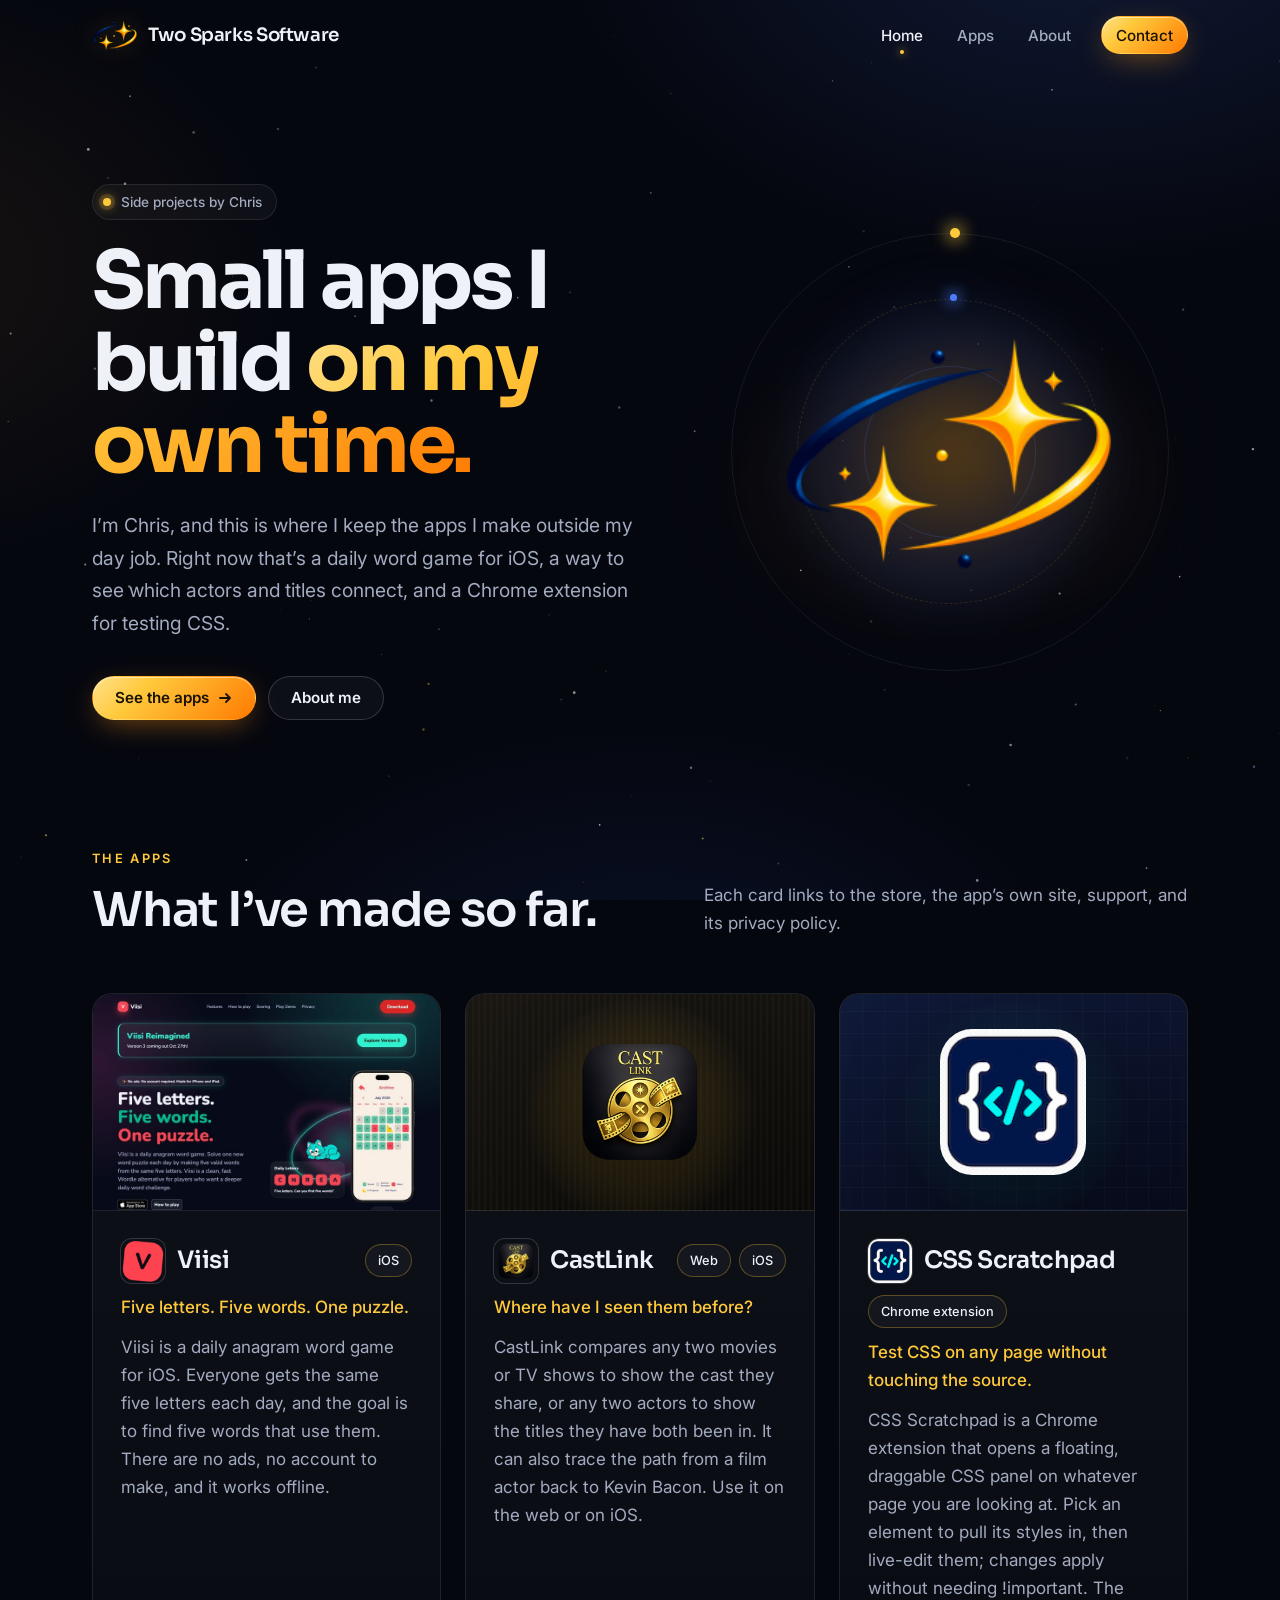
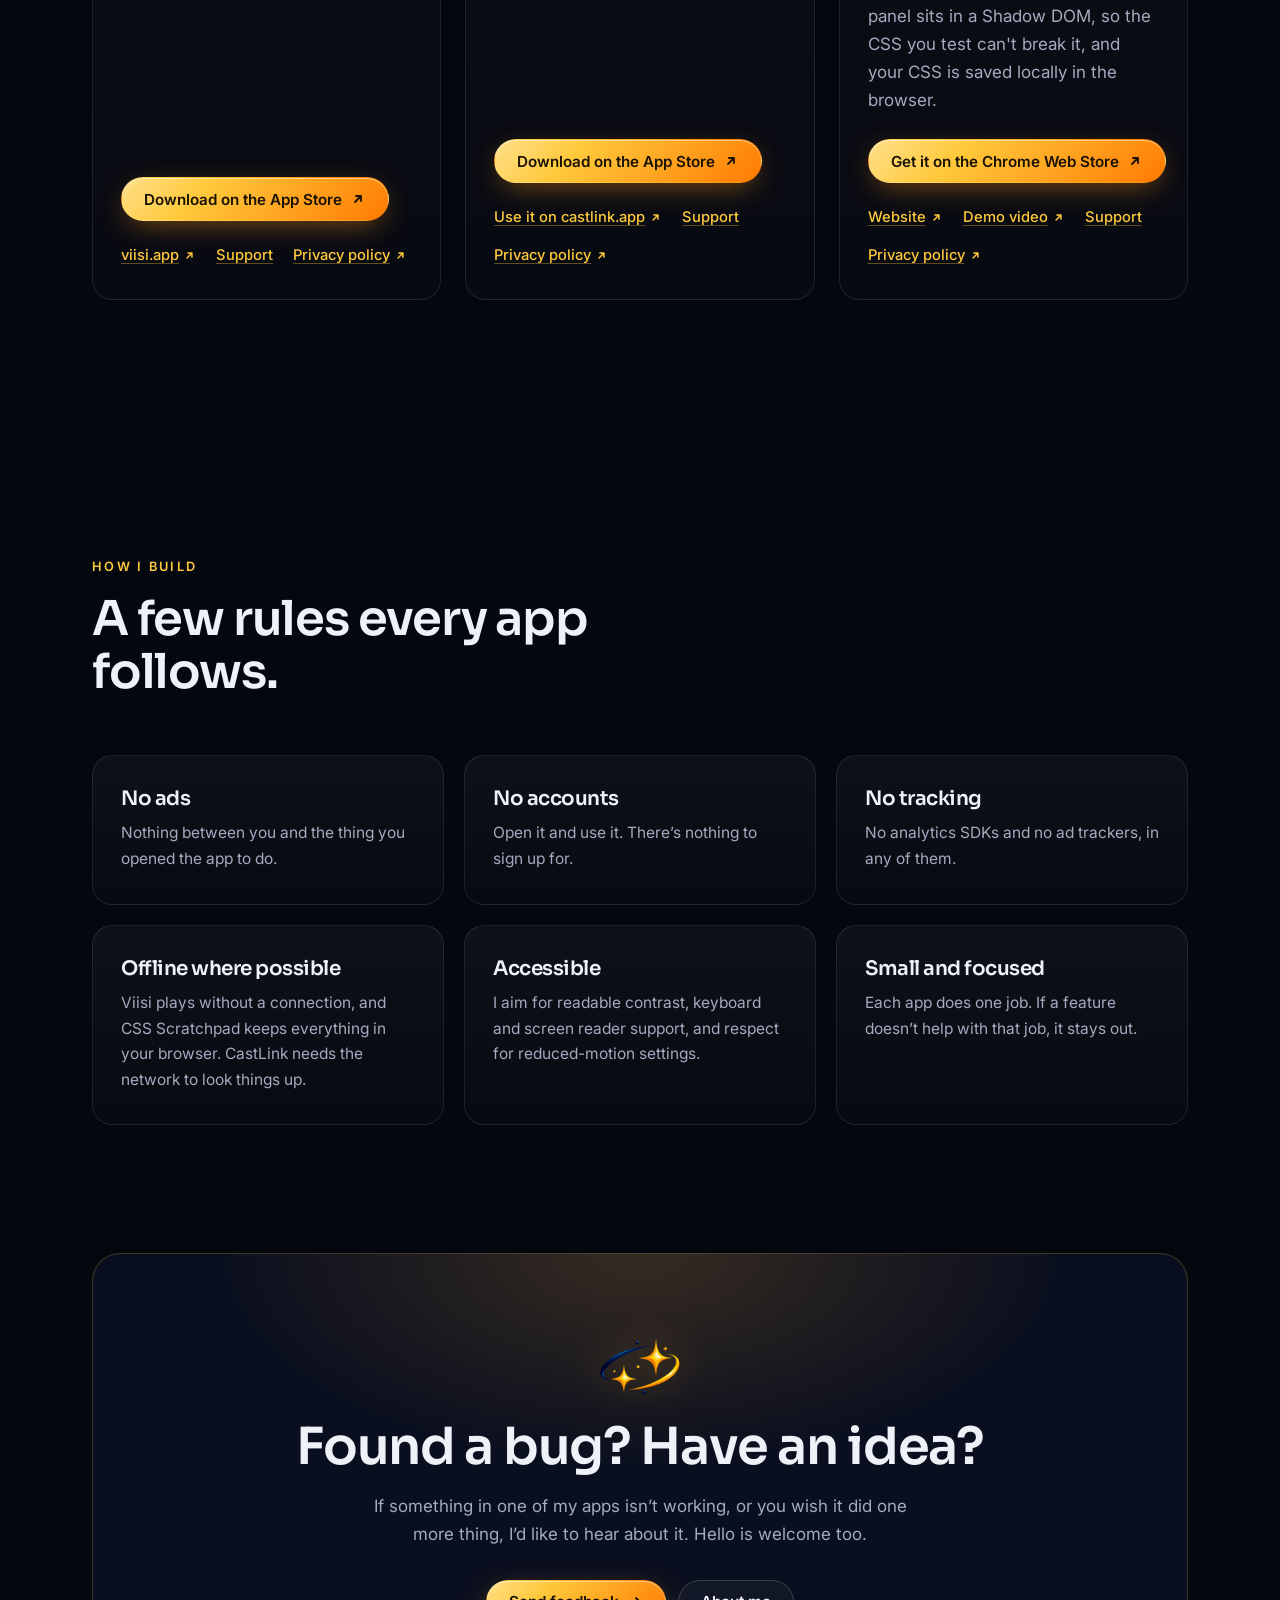
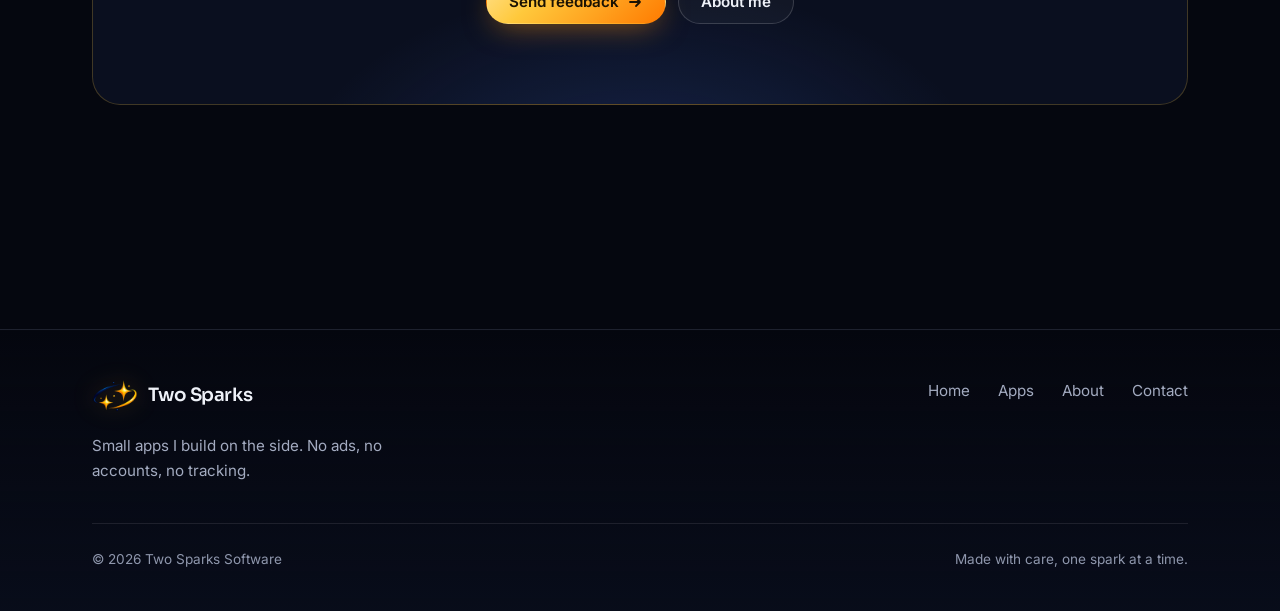
<file: index.html>
<!doctype html>
<html lang="en">
<head>
  <meta charset="utf-8">
  <meta name="viewport" content="width=device-width, initial-scale=1">
  <title>Two Sparks — Apps by Chris</title>
  <meta name="description" content="Viisi, CastLink, and CSS Scratchpad: small apps Chris builds on the side. No ads, no accounts, no tracking. Find support, privacy policies, and a way to send feedback.">
  <link rel="canonical" href="https://twosparks.software/">
  <meta name="theme-color" content="#05070f">
  <meta property="og:type" content="website">
  <meta property="og:site_name" content="Two Sparks">
  <meta property="og:url" content="https://twosparks.software/">
  <meta property="og:title" content="Two Sparks — Apps by Chris">
  <meta property="og:description" content="Small apps I build on my own time: a daily word game, a movie and TV connections explorer, and a CSS tool for Chrome.">
  <meta property="og:image" content="https://twosparks.software/assets/img/og-image.jpg">
  <meta property="og:image:width" content="1200">
  <meta property="og:image:height" content="630">
  <meta property="og:image:alt" content="The Two Sparks logo: two gold sparks circled by an orbit on a dark background">
  <meta name="twitter:card" content="summary_large_image">
  <meta name="twitter:title" content="Two Sparks — Apps by Chris">
  <meta name="twitter:description" content="Small apps I build on my own time: a daily word game, a movie and TV connections explorer, and a CSS tool for Chrome.">
  <meta name="twitter:image" content="https://twosparks.software/assets/img/og-image.jpg">
  <link rel="icon" type="image/png" sizes="64x64" href="assets/img/favicon.png">
  <link rel="apple-touch-icon" href="assets/img/apple-touch-icon.png">
  <link rel="preconnect" href="https://fonts.googleapis.com">
  <link rel="preconnect" href="https://fonts.gstatic.com" crossorigin>
  <link href="https://fonts.googleapis.com/css2?family=Inter:wght@400;500;600&family=Sora:wght@500;600;700&display=swap" rel="stylesheet">
  <link rel="stylesheet" href="assets/css/styles.css">
  <script src="assets/js/main.js" defer></script>
</head>
<body>
  <a class="skip-link" href="#main">Skip to content</a>
  <div class="sky" aria-hidden="true"><canvas></canvas></div>

  <header class="site-header">
    <div class="container">
      <a class="brand" href="index.html">
        <img src="assets/img/mark.png" alt="" width="46" height="35">
        <span>Two Sparks Software</span>
      </a>
      <button class="nav-toggle" type="button" aria-controls="site-nav" aria-expanded="false" aria-label="Open menu"><span></span></button>
      <nav class="nav" id="site-nav" aria-label="Primary">
        <a href="index.html" aria-current="page">Home</a>
        <a href="work.html">Apps</a>
        <a href="about.html">About</a>
        <a class="btn btn-primary btn-sm" href="contact.html">Contact</a>
      </nav>
    </div>
  </header>

  <main id="main">
    <section class="hero">
      <div class="container">
        <div>
          <span class="eyebrow reveal"><span class="dot"></span>Side projects by Chris</span>
          <h1 class="reveal" style="--delay:.08s">Small apps I build <span class="gradient-text">on my own time.</span></h1>
          <p class="lead reveal" style="--delay:.16s">I’m Chris, and this is where I keep the apps I make outside my day job. Right now that’s a daily word game for iOS, a way to see which actors and titles connect, and a Chrome extension for testing CSS.</p>
          <div class="hero-actions reveal" style="--delay:.24s">
            <a class="btn btn-primary" href="work.html">See the apps
              <svg viewBox="0 0 16 16" fill="none" stroke="currentColor" stroke-width="1.8" stroke-linecap="round" stroke-linejoin="round" aria-hidden="true"><path d="M3 8h10M9 4l4 4-4 4"/></svg>
            </a>
            <a class="btn btn-ghost" href="about.html">About me</a>
          </div>
        </div>
        <div class="hero-visual" aria-hidden="true">
          <div class="glow"></div>
          <div class="ring ring-1"></div>
          <div class="ring ring-2"></div>
          <div class="ring ring-3"></div>
          <div class="satellite"></div>
          <div class="satellite satellite-2"></div>
          <img class="mark" src="assets/img/mark.png" alt="" width="236" height="180">
        </div>
      </div>
    </section>

    <section class="section section-tight" aria-labelledby="apps-heading">
      <div class="container">
        <div class="section-head">
          <div class="reveal">
            <span class="kicker">The apps</span>
            <h2 id="apps-heading">What I’ve made so far.</h2>
          </div>
          <p class="reveal" style="--delay:.08s">Each card links to the store, the app’s own site, support, and its privacy policy.</p>
        </div>

        <!-- Cards are rendered from assets/js/apps.js -->
        <div class="projects" data-apps="cards">
          <noscript><p class="noscript">The app list needs JavaScript. You can also find the apps at <a href="https://viisi.app">viisi.app</a>, <a href="https://castlink.app">castlink.app</a>, and <a href="https://wardtwits.github.io/css-scratchpad/">CSS Scratchpad</a>.</p></noscript>
        </div>
      </div>
    </section>

    <section class="section" aria-labelledby="build-heading">
      <div class="container">
        <div class="section-head">
          <div class="reveal">
            <span class="kicker">How I build</span>
            <h2 id="build-heading">A few rules every app follows.</h2>
          </div>
        </div>
        <div class="grid-3">
          <article class="card feature reveal">
            <h3>No ads</h3>
            <p>Nothing between you and the thing you opened the app to do.</p>
          </article>
          <article class="card feature reveal" style="--delay:.08s">
            <h3>No accounts</h3>
            <p>Open it and use it. There’s nothing to sign up for.</p>
          </article>
          <article class="card feature reveal" style="--delay:.16s">
            <h3>No tracking</h3>
            <p>No analytics SDKs and no ad trackers, in any of them.</p>
          </article>
          <article class="card feature reveal">
            <h3>Offline where possible</h3>
            <p>Viisi plays without a connection, and CSS Scratchpad keeps everything in your browser. CastLink needs the network to look things up.</p>
          </article>
          <article class="card feature reveal" style="--delay:.08s">
            <h3>Accessible</h3>
            <p>I aim for readable contrast, keyboard and screen reader support, and respect for reduced-motion settings.</p>
          </article>
          <article class="card feature reveal" style="--delay:.16s">
            <h3>Small and focused</h3>
            <p>Each app does one job. If a feature doesn’t help with that job, it stays out.</p>
          </article>
        </div>
      </div>
    </section>

    <section class="section section-tight" aria-labelledby="cta-heading">
      <div class="container">
        <div class="cta reveal">
          <img class="cta-mark" src="assets/img/mark.png" alt="" width="236" height="180">
          <h2 id="cta-heading">Found a bug? Have an idea?</h2>
          <p>If something in one of my apps isn’t working, or you wish it did one more thing, I’d like to hear about it. Hello is welcome too.</p>
          <div class="hero-actions">
            <a class="btn btn-primary" href="contact.html">Send feedback
              <svg viewBox="0 0 16 16" fill="none" stroke="currentColor" stroke-width="1.8" stroke-linecap="round" stroke-linejoin="round" aria-hidden="true"><path d="M3 8h10M9 4l4 4-4 4"/></svg>
            </a>
            <a class="btn btn-ghost" href="about.html">About me</a>
          </div>
        </div>
      </div>
    </section>
    <script src="assets/js/apps.js"></script>
  </main>

  <footer class="site-footer">
    <div class="container">
      <div class="footer-top">
        <div>
          <a class="brand" href="index.html">
            <img src="assets/img/mark.png" alt="" width="46" height="35">
            <span>Two Sparks</span>
          </a>
          <p>Small apps I build on the side. No ads, no accounts, no tracking.</p>
        </div>
        <nav class="footer-nav" aria-label="Footer">
          <a href="index.html">Home</a>
          <a href="work.html">Apps</a>
          <a href="about.html">About</a>
          <a href="contact.html">Contact</a>
        </nav>
      </div>
      <div class="footer-bottom">
        <span>© <span data-year>2026</span> Two Sparks Software</span>
        <span>Made with care, one spark at a time.</span>
      </div>
    </div>
  </footer>
</body>
</html>
</file>
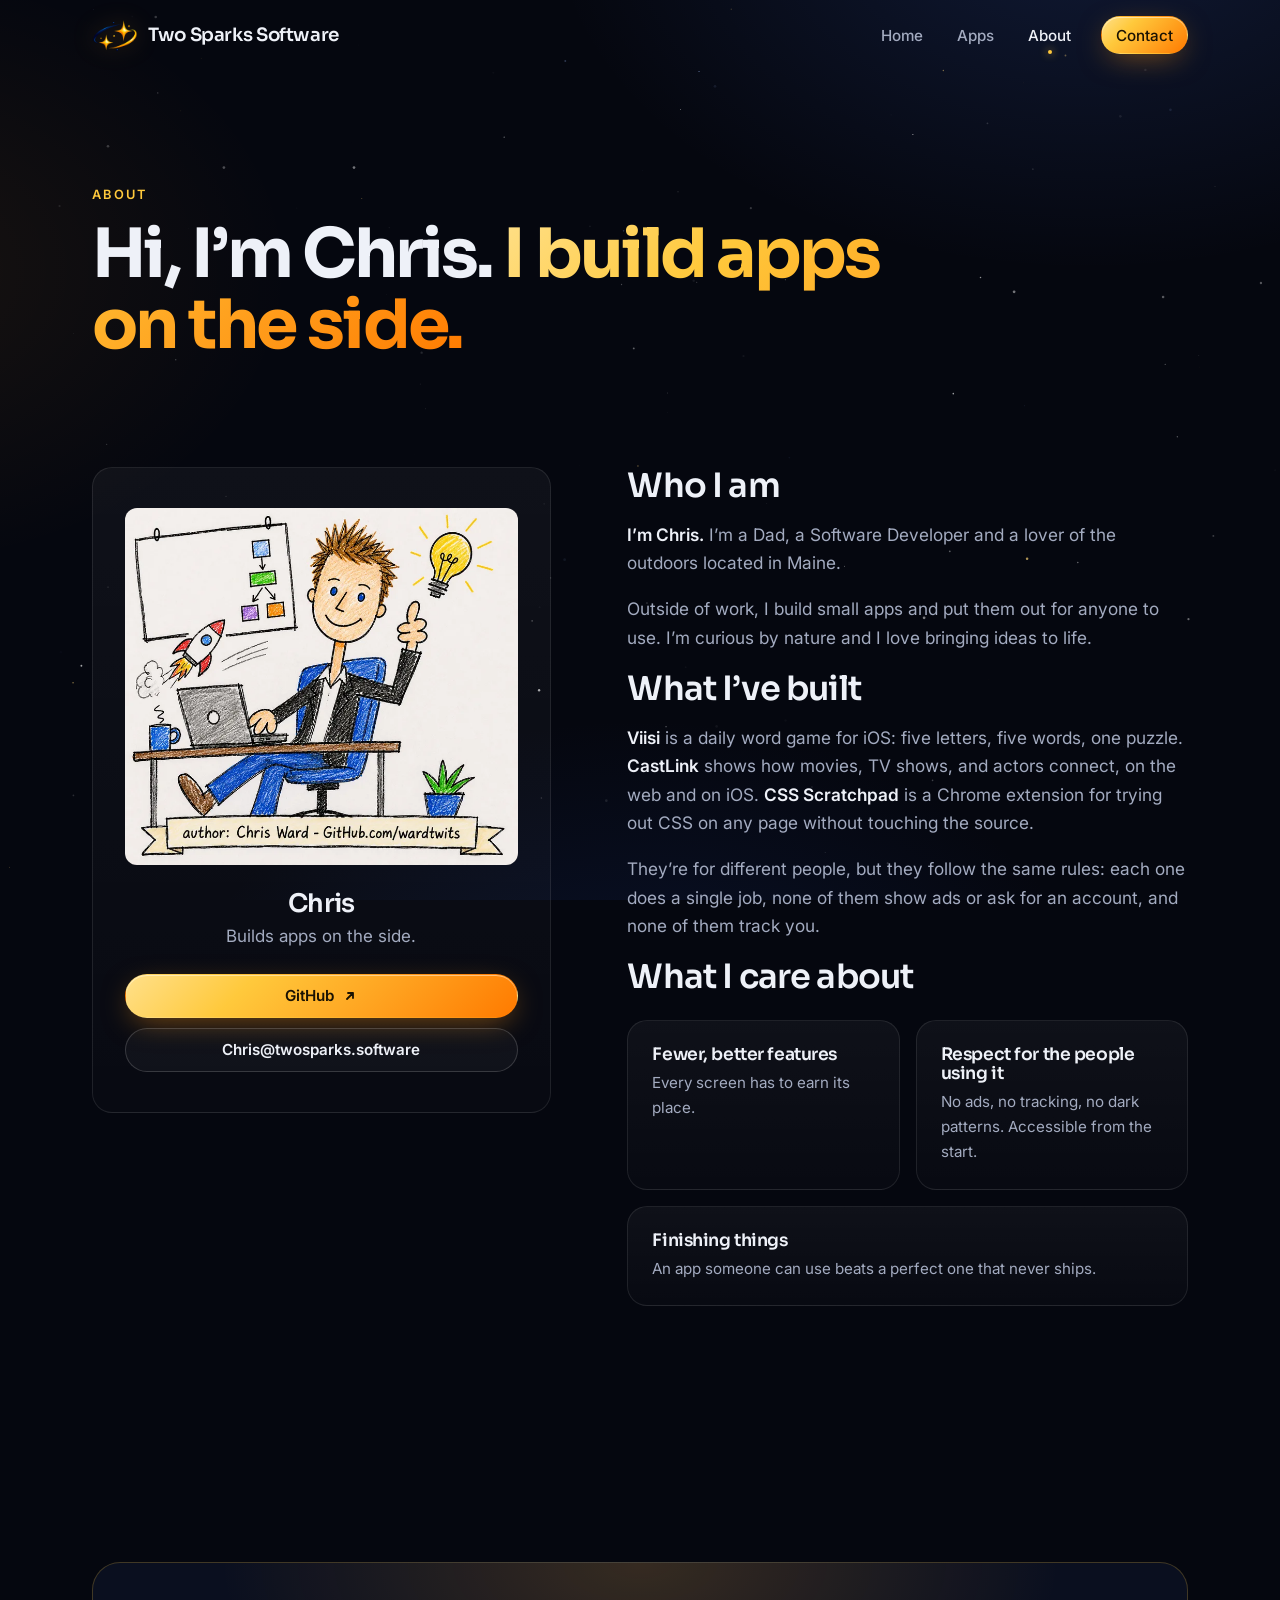
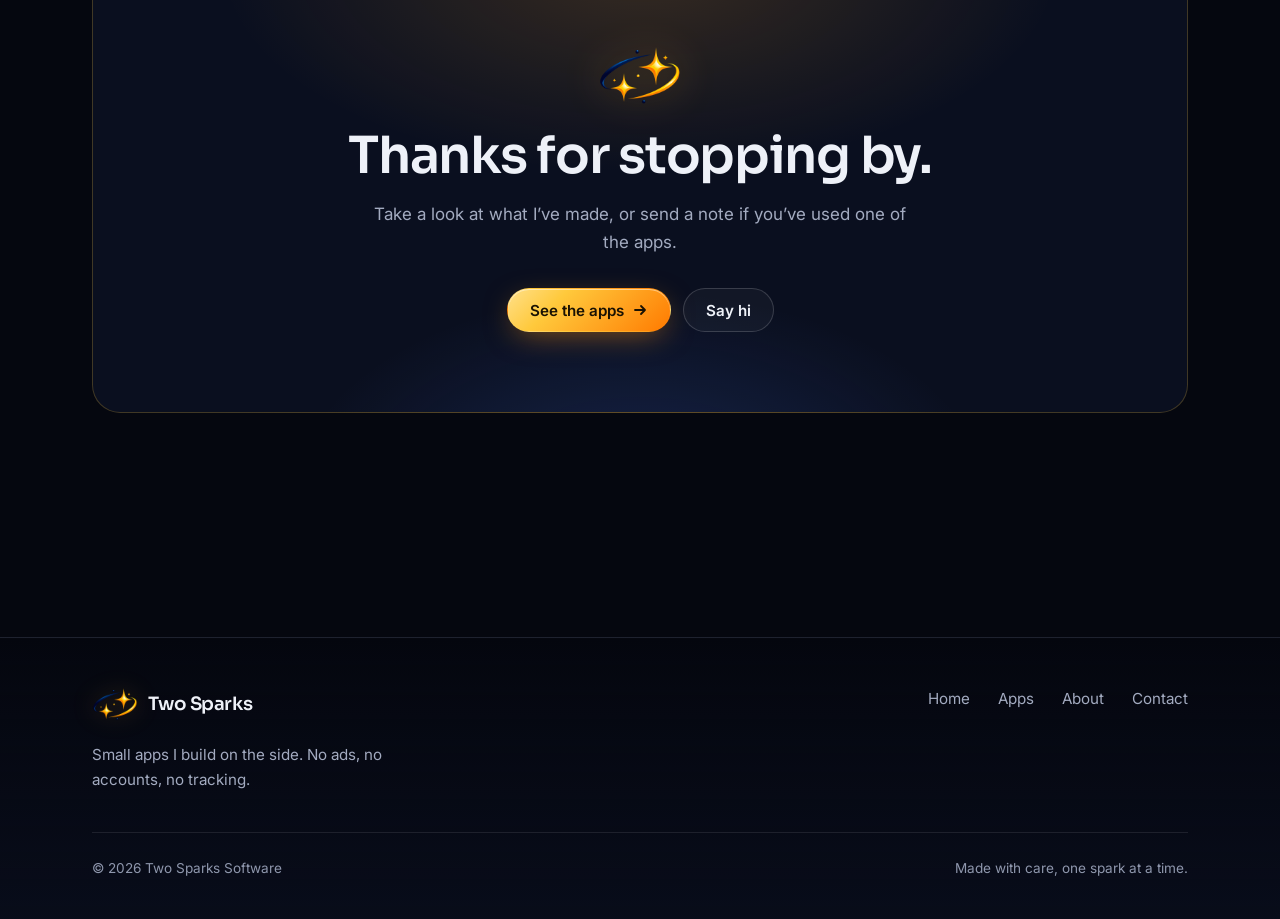
<file: about.html>
<!doctype html>
<html lang="en">
<head>
  <meta charset="utf-8">
  <meta name="viewport" content="width=device-width, initial-scale=1">
  <title>About Chris — Two Sparks</title>
  <meta name="description" content="Who I am, why I build apps outside my day job, and what Viisi, CastLink, and CSS Scratchpad have in common.">
  <link rel="canonical" href="https://twosparks.software/about.html">
  <meta name="theme-color" content="#05070f">
  <meta property="og:type" content="profile">
  <meta property="og:site_name" content="Two Sparks">
  <meta property="og:url" content="https://twosparks.software/about.html">
  <meta property="og:title" content="About Chris — Two Sparks">
  <meta property="og:description" content="Who I am, why I build apps on the side, and what ties them together.">
  <meta property="og:image" content="https://twosparks.software/assets/img/og-image.jpg">
  <meta property="og:image:width" content="1200">
  <meta property="og:image:height" content="630">
  <meta property="og:image:alt" content="The Two Sparks logo: two gold sparks circled by an orbit on a dark background">
  <meta name="twitter:card" content="summary_large_image">
  <meta name="twitter:title" content="About Chris — Two Sparks">
  <meta name="twitter:description" content="Who I am, why I build apps on the side, and what ties them together.">
  <meta name="twitter:image" content="https://twosparks.software/assets/img/og-image.jpg">
  <link rel="icon" type="image/png" sizes="64x64" href="assets/img/favicon.png">
  <link rel="apple-touch-icon" href="assets/img/apple-touch-icon.png">
  <link rel="preconnect" href="https://fonts.googleapis.com">
  <link rel="preconnect" href="https://fonts.gstatic.com" crossorigin>
  <link href="https://fonts.googleapis.com/css2?family=Inter:wght@400;500;600&family=Sora:wght@500;600;700&display=swap" rel="stylesheet">
  <link rel="stylesheet" href="assets/css/styles.css">
  <script src="assets/js/main.js" defer></script>
</head>
<body>
  <a class="skip-link" href="#main">Skip to content</a>
  <div class="sky" aria-hidden="true"><canvas></canvas></div>

  <header class="site-header">
    <div class="container">
      <a class="brand" href="index.html">
        <img src="assets/img/mark.png" alt="" width="46" height="35">
        <span>Two Sparks Software</span>
      </a>
      <button class="nav-toggle" type="button" aria-controls="site-nav" aria-expanded="false" aria-label="Open menu"><span></span></button>
      <nav class="nav" id="site-nav" aria-label="Primary">
        <a href="index.html">Home</a>
        <a href="work.html">Apps</a>
        <a href="about.html" aria-current="page">About</a>
        <a class="btn btn-primary btn-sm" href="contact.html">Contact</a>
      </nav>
    </div>
  </header>

  <main id="main">
    <section class="page-hero">
      <div class="container">
        <span class="kicker reveal">About</span>
        <h1 class="reveal" style="--delay:.08s">Hi, I’m Chris. <span class="gradient-text">I build apps on the side.</span></h1>
      </div>
    </section>

    <section class="section section-tight">
      <div class="container about-grid">
        <aside class="card about-card reveal">
          <picture>
            <source srcset="images/author.webp" type="image/webp">
            <img class="author" src="images/author.png" alt="Illustration of Chris at a desk with a laptop, rocket, flowchart, and lightbulb." width="760" height="692">
          </picture>
          <h2>Chris</h2>
          <p class="role">Builds apps on the side.</p>
          <div class="about-links">
            <a class="btn btn-primary" href="https://github.com/wardtwits" target="_blank" rel="noopener">GitHub
              <svg viewBox="0 0 16 16" fill="none" stroke="currentColor" stroke-width="1.8" stroke-linecap="round" stroke-linejoin="round" aria-hidden="true"><path d="M5 11L11 5M6 5h5v5"/></svg>
            </a>
            <a class="btn btn-ghost" href="mailto:Chris@twosparks.software">Chris@twosparks.software</a>
          </div>
        </aside>

        <div class="prose">
          <div class="reveal">
            <h2>Who I am</h2>
            <p><strong>I’m Chris.</strong> I’m a Dad, a Software Developer and a lover of the outdoors located in Maine.</p>
            <p>Outside of work, I build small apps and put them out for anyone to use. I’m curious by nature and I love bringing ideas to life.</p>
          </div>

          <div class="reveal">
            <h2>What I’ve built</h2>
            <p><strong>Viisi</strong> is a daily word game for iOS: five letters, five words, one puzzle. <strong>CastLink</strong> shows how movies, TV shows, and actors connect, on the web and on iOS. <strong>CSS Scratchpad</strong> is a Chrome extension for trying out CSS on any page without touching the source.</p>
            <p>They’re for different people, but they follow the same rules: each one does a single job, none of them show ads or ask for an account, and none of them track you.</p>
          </div>

          <div class="reveal">
            <h2>What I care about</h2>
            <div class="values">
              <div class="card">
                <h3>Fewer, better features</h3>
                <p>Every screen has to earn its place.</p>
              </div>
              <div class="card">
                <h3>Respect for the people using it</h3>
                <p>No ads, no tracking, no dark patterns. Accessible from the start.</p>
              </div>
              <div class="card">
                <h3>Finishing things</h3>
                <p>An app someone can use beats a perfect one that never ships.</p>
              </div>
            </div>
          </div>
        </div>
      </div>
    </section>

    <section class="section" aria-labelledby="cta-heading">
      <div class="container">
        <div class="cta reveal">
          <img class="cta-mark" src="assets/img/mark.png" alt="" width="236" height="180">
          <h2 id="cta-heading">Thanks for stopping by.</h2>
          <p>Take a look at what I’ve made, or send a note if you’ve used one of the apps.</p>
          <div class="hero-actions">
            <a class="btn btn-primary" href="work.html">See the apps
              <svg viewBox="0 0 16 16" fill="none" stroke="currentColor" stroke-width="1.8" stroke-linecap="round" stroke-linejoin="round" aria-hidden="true"><path d="M3 8h10M9 4l4 4-4 4"/></svg>
            </a>
            <a class="btn btn-ghost" href="contact.html">Say hi</a>
          </div>
        </div>
      </div>
    </section>
  </main>

  <footer class="site-footer">
    <div class="container">
      <div class="footer-top">
        <div>
          <a class="brand" href="index.html">
            <img src="assets/img/mark.png" alt="" width="46" height="35">
            <span>Two Sparks</span>
          </a>
          <p>Small apps I build on the side. No ads, no accounts, no tracking.</p>
        </div>
        <nav class="footer-nav" aria-label="Footer">
          <a href="index.html">Home</a>
          <a href="work.html">Apps</a>
          <a href="about.html">About</a>
          <a href="contact.html">Contact</a>
        </nav>
      </div>
      <div class="footer-bottom">
        <span>© <span data-year>2026</span> Two Sparks Software</span>
        <span>Made with care, one spark at a time.</span>
      </div>
    </div>
  </footer>
</body>
</html>
</file>
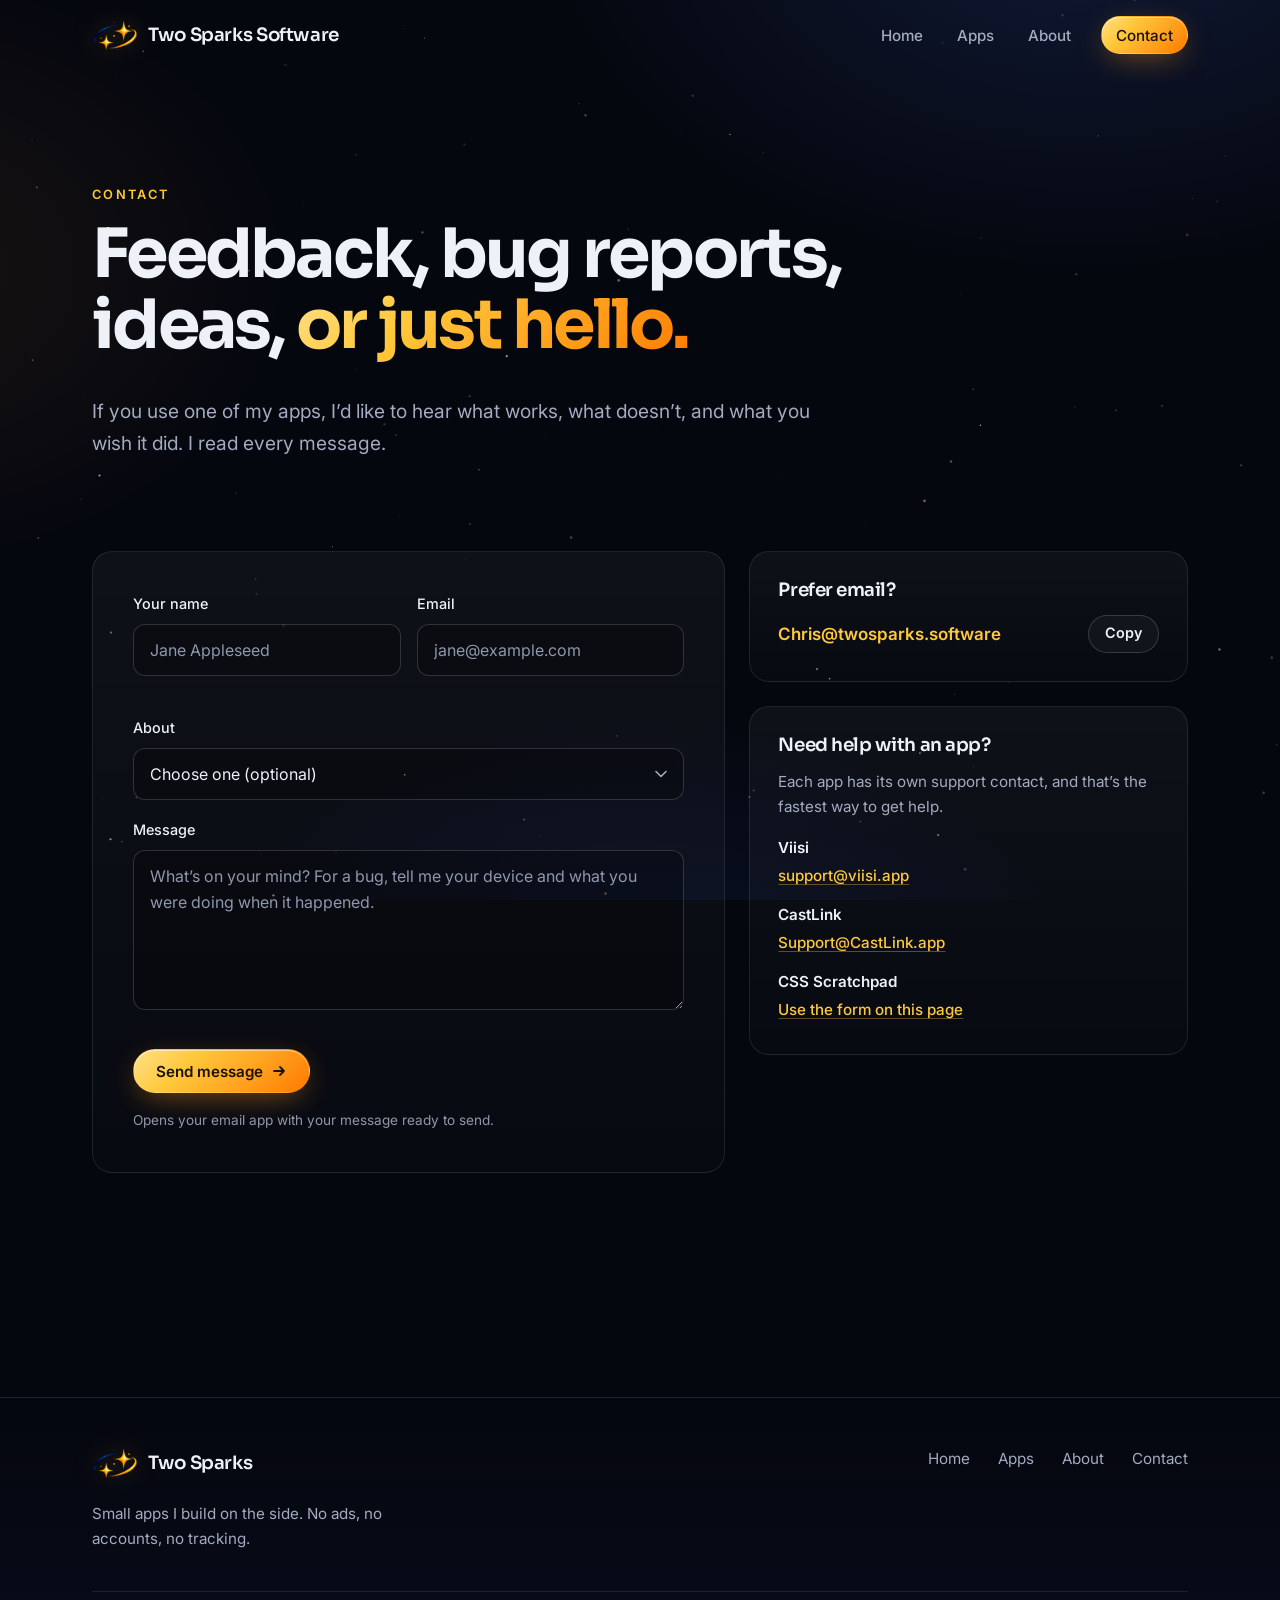
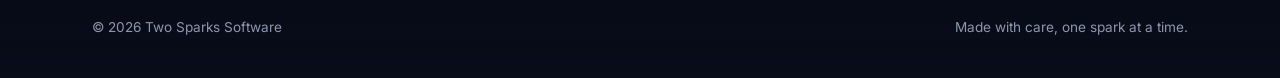
<file: contact.html>
<!doctype html>
<html lang="en">
<head>
  <meta charset="utf-8">
  <meta name="viewport" content="width=device-width, initial-scale=1">
  <title>Contact — Two Sparks</title>
  <meta name="description" content="Send feedback, bug reports, or ideas about Viisi, CastLink, or CSS Scratchpad, or just say hello.">
  <link rel="canonical" href="https://twosparks.software/contact.html">
  <meta name="theme-color" content="#05070f">
  <meta property="og:type" content="website">
  <meta property="og:site_name" content="Two Sparks">
  <meta property="og:url" content="https://twosparks.software/contact.html">
  <meta property="og:title" content="Contact — Two Sparks">
  <meta property="og:description" content="Feedback, bug reports, ideas, or just hello.">
  <meta property="og:image" content="https://twosparks.software/assets/img/og-image.jpg">
  <meta property="og:image:width" content="1200">
  <meta property="og:image:height" content="630">
  <meta property="og:image:alt" content="The Two Sparks logo: two gold sparks circled by an orbit on a dark background">
  <meta name="twitter:card" content="summary_large_image">
  <meta name="twitter:title" content="Contact — Two Sparks">
  <meta name="twitter:description" content="Feedback, bug reports, ideas, or just hello.">
  <meta name="twitter:image" content="https://twosparks.software/assets/img/og-image.jpg">
  <link rel="icon" type="image/png" sizes="64x64" href="assets/img/favicon.png">
  <link rel="apple-touch-icon" href="assets/img/apple-touch-icon.png">
  <link rel="preconnect" href="https://fonts.googleapis.com">
  <link rel="preconnect" href="https://fonts.gstatic.com" crossorigin>
  <link href="https://fonts.googleapis.com/css2?family=Inter:wght@400;500;600&family=Sora:wght@500;600;700&display=swap" rel="stylesheet">
  <link rel="stylesheet" href="assets/css/styles.css">
  <script src="assets/js/main.js" defer></script>
</head>
<body>
  <a class="skip-link" href="#main">Skip to content</a>
  <div class="sky" aria-hidden="true"><canvas></canvas></div>

  <header class="site-header">
    <div class="container">
      <a class="brand" href="index.html">
        <img src="assets/img/mark.png" alt="" width="46" height="35">
        <span>Two Sparks Software</span>
      </a>
      <button class="nav-toggle" type="button" aria-controls="site-nav" aria-expanded="false" aria-label="Open menu"><span></span></button>
      <nav class="nav" id="site-nav" aria-label="Primary">
        <a href="index.html">Home</a>
        <a href="work.html">Apps</a>
        <a href="about.html">About</a>
        <a class="btn btn-primary btn-sm" href="contact.html" aria-current="page">Contact</a>
      </nav>
    </div>
  </header>

  <main id="main">
    <section class="page-hero">
      <div class="container">
        <span class="kicker reveal">Contact</span>
        <h1 class="reveal" style="--delay:.08s">Feedback, bug reports, ideas, <span class="gradient-text">or just hello.</span></h1>
        <p class="lead reveal" style="--delay:.16s">If you use one of my apps, I’d like to hear what works, what doesn’t, and what you wish it did. I read every message.</p>
      </div>
    </section>

    <section class="section section-tight">
      <div class="container contact-grid">
        <form class="card form-card reveal" id="contact-form" data-email="Chris@twosparks.software" novalidate>
          <div class="form-row">
            <div class="field">
              <label for="name">Your name</label>
              <input id="name" name="name" type="text" autocomplete="name" placeholder="Jane Appleseed" required aria-describedby="name-error">
              <span class="error" id="name-error" data-error-for="name" aria-live="polite"></span>
            </div>
            <div class="field">
              <label for="email">Email</label>
              <input id="email" name="email" type="email" autocomplete="email" placeholder="jane@example.com" required aria-describedby="email-error">
              <span class="error" id="email-error" data-error-for="email" aria-live="polite"></span>
            </div>
          </div>
          <div class="field">
            <label for="about">About</label>
            <!-- App options are added from assets/js/apps.js; ?about=<app id> preselects one. -->
            <select id="about" name="about" data-apps="options">
              <option value="">Choose one (optional)</option>
              <option data-other>Something else</option>
            </select>
          </div>
          <div class="field">
            <label for="message">Message</label>
            <textarea id="message" name="message" placeholder="What’s on your mind? For a bug, tell me your device and what you were doing when it happened." required aria-describedby="message-error"></textarea>
            <span class="error" id="message-error" data-error-for="message" aria-live="polite"></span>
          </div>
          <div class="form-actions">
            <button class="btn btn-primary" type="submit">Send message
              <svg viewBox="0 0 16 16" fill="none" stroke="currentColor" stroke-width="1.8" stroke-linecap="round" stroke-linejoin="round" aria-hidden="true"><path d="M3 8h10M9 4l4 4-4 4"/></svg>
            </button>
            <p class="form-note">Opens your email app with your message ready to send.</p>
          </div>
          <p class="form-status" role="status" aria-live="polite"></p>
        </form>

        <div class="contact-aside">
          <div class="card reveal" style="--delay:.08s">
            <h2>Prefer email?</h2>
            <div class="email-line">
              <a href="mailto:Chris@twosparks.software">Chris@twosparks.software</a>
              <button class="btn btn-ghost btn-sm" type="button" data-copy="Chris@twosparks.software">Copy</button>
            </div>
          </div>
          <div class="card reveal" style="--delay:.16s">
            <h2>Need help with an app?</h2>
            <p>Each app has its own support contact, and that’s the fastest way to get help.</p>
            <!-- Rendered from assets/js/apps.js -->
            <ul class="support-list" data-apps="support"></ul>
          </div>
        </div>
      </div>
    </section>
    <script src="assets/js/apps.js"></script>
  </main>

  <footer class="site-footer">
    <div class="container">
      <div class="footer-top">
        <div>
          <a class="brand" href="index.html">
            <img src="assets/img/mark.png" alt="" width="46" height="35">
            <span>Two Sparks</span>
          </a>
          <p>Small apps I build on the side. No ads, no accounts, no tracking.</p>
        </div>
        <nav class="footer-nav" aria-label="Footer">
          <a href="index.html">Home</a>
          <a href="work.html">Apps</a>
          <a href="about.html">About</a>
          <a href="contact.html">Contact</a>
        </nav>
      </div>
      <div class="footer-bottom">
        <span>© <span data-year>2026</span> Two Sparks Software</span>
        <span>Made with care, one spark at a time.</span>
      </div>
    </div>
  </footer>
</body>
</html>
</file>
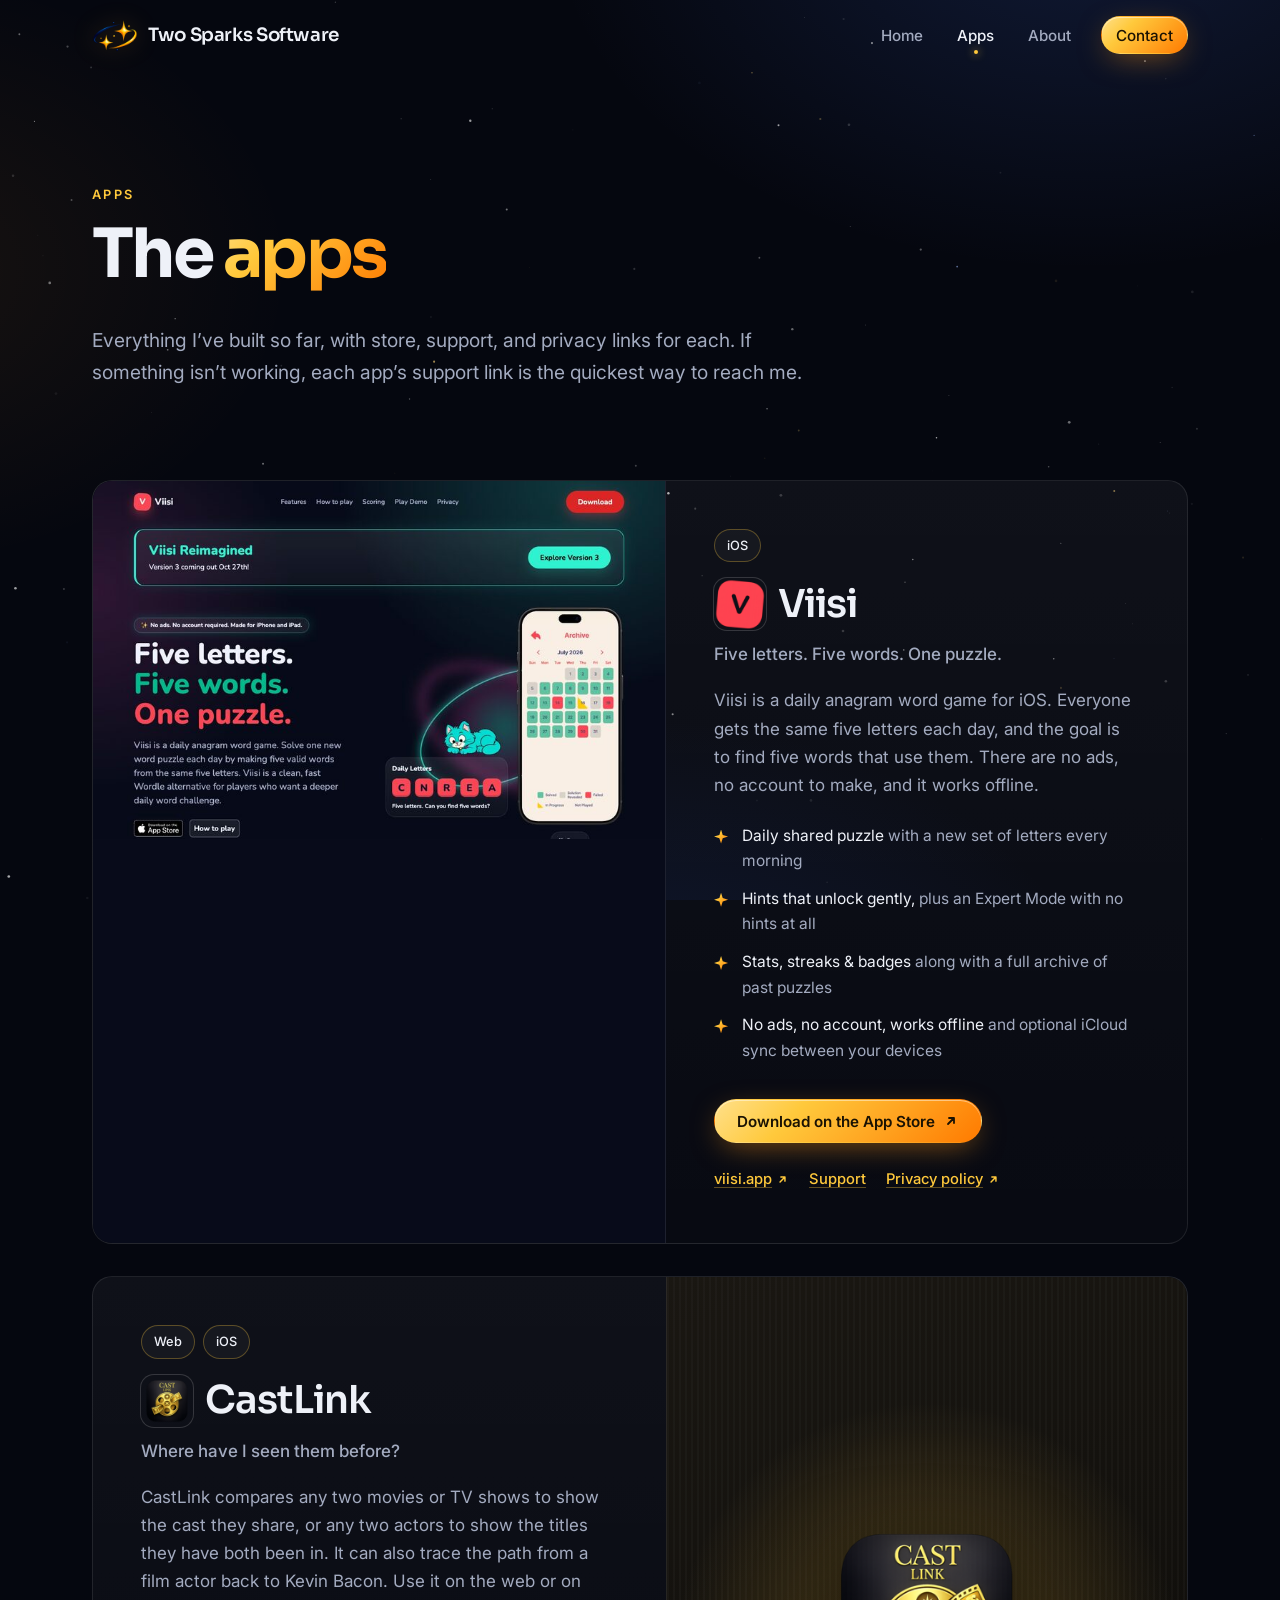
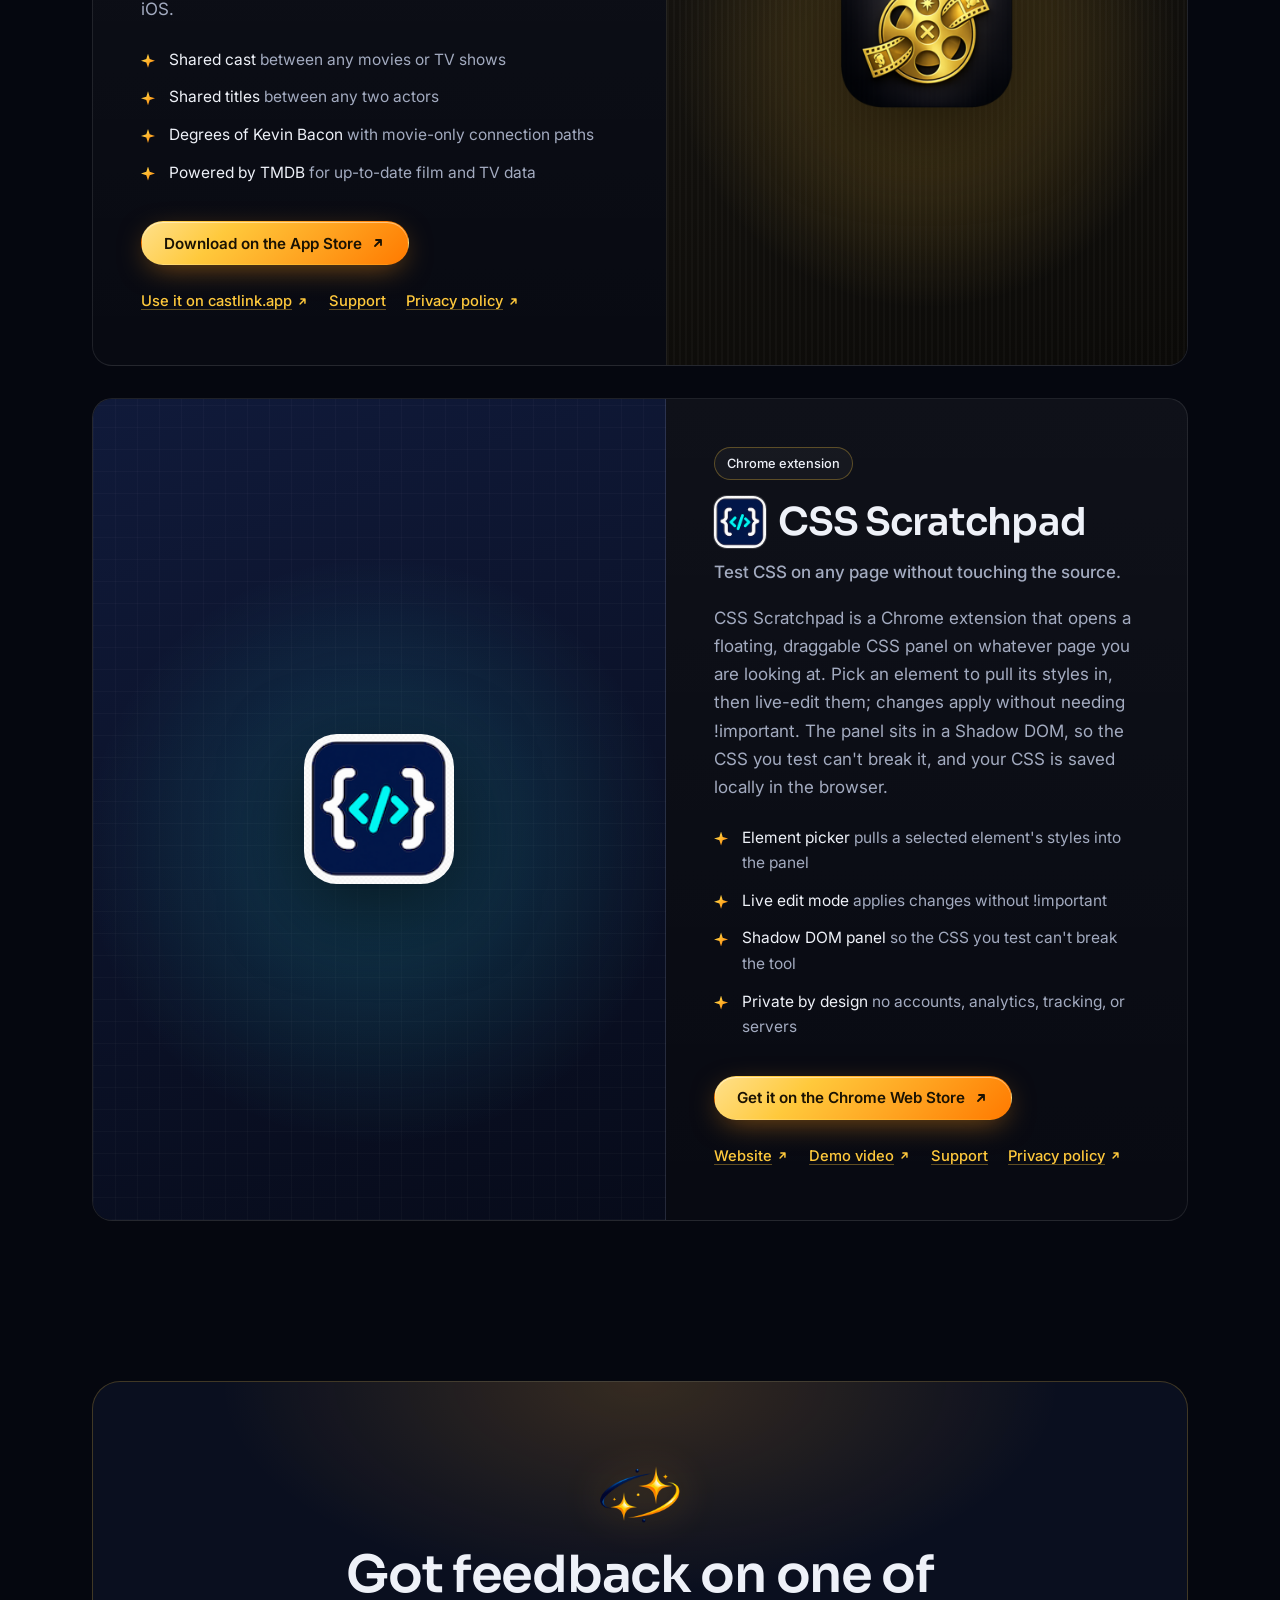
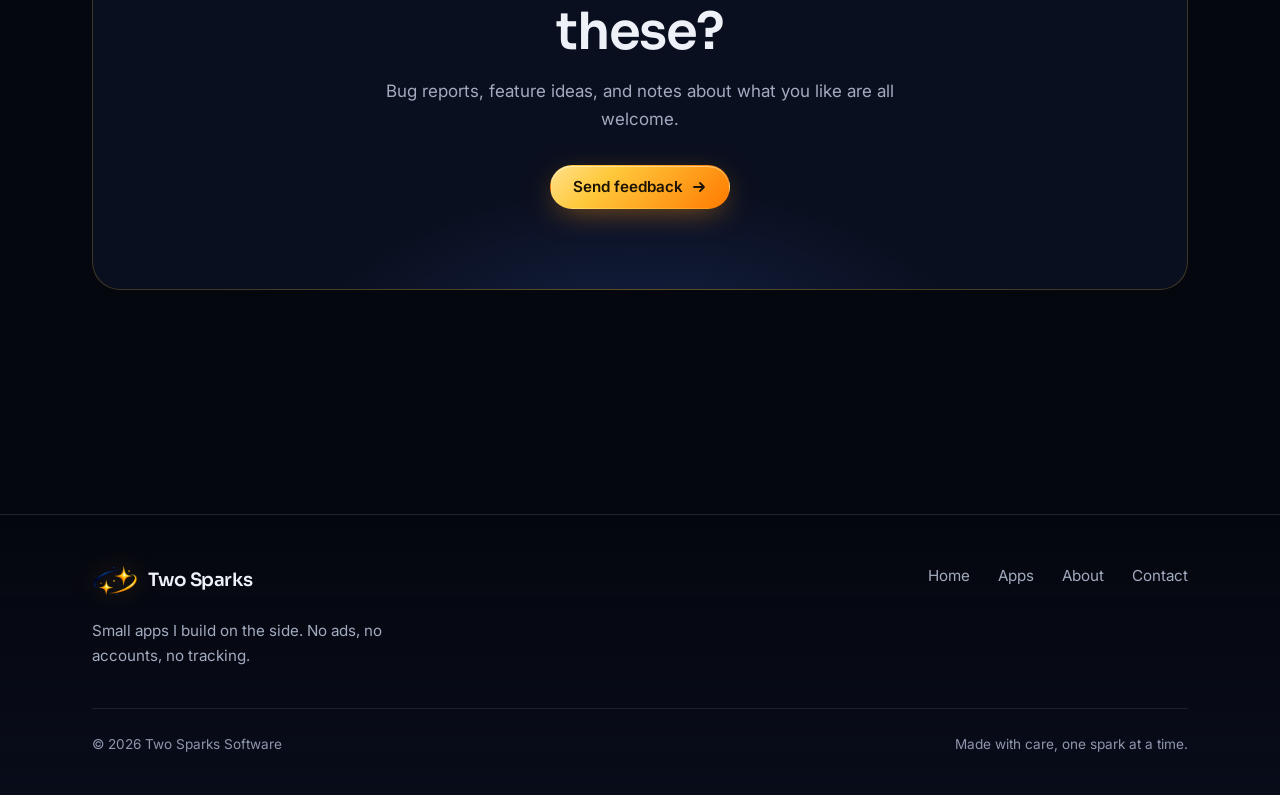
<file: work.html>
<!doctype html>
<html lang="en">
<head>
  <meta charset="utf-8">
  <meta name="viewport" content="width=device-width, initial-scale=1">
  <title>Apps — Two Sparks</title>
  <meta name="description" content="Viisi, a daily word puzzle for iOS; CastLink, a movie and TV connections explorer for web and iOS; and CSS Scratchpad, a Chrome extension for testing CSS. Store, support, and privacy links for each.">
  <link rel="canonical" href="https://twosparks.software/work.html">
  <meta name="theme-color" content="#05070f">
  <meta property="og:type" content="website">
  <meta property="og:site_name" content="Two Sparks">
  <meta property="og:url" content="https://twosparks.software/work.html">
  <meta property="og:title" content="Apps — Two Sparks">
  <meta property="og:description" content="Viisi, CastLink, and CSS Scratchpad, with store, support, and privacy links for each.">
  <meta property="og:image" content="https://twosparks.software/assets/img/og-image.jpg">
  <meta property="og:image:width" content="1200">
  <meta property="og:image:height" content="630">
  <meta property="og:image:alt" content="The Two Sparks logo: two gold sparks circled by an orbit on a dark background">
  <meta name="twitter:card" content="summary_large_image">
  <meta name="twitter:title" content="Apps — Two Sparks">
  <meta name="twitter:description" content="Viisi, CastLink, and CSS Scratchpad, with store, support, and privacy links for each.">
  <meta name="twitter:image" content="https://twosparks.software/assets/img/og-image.jpg">
  <link rel="icon" type="image/png" sizes="64x64" href="assets/img/favicon.png">
  <link rel="apple-touch-icon" href="assets/img/apple-touch-icon.png">
  <link rel="preconnect" href="https://fonts.googleapis.com">
  <link rel="preconnect" href="https://fonts.gstatic.com" crossorigin>
  <link href="https://fonts.googleapis.com/css2?family=Inter:wght@400;500;600&family=Sora:wght@500;600;700&display=swap" rel="stylesheet">
  <link rel="stylesheet" href="assets/css/styles.css">
  <script src="assets/js/main.js" defer></script>
</head>
<body>
  <a class="skip-link" href="#main">Skip to content</a>
  <div class="sky" aria-hidden="true"><canvas></canvas></div>

  <header class="site-header">
    <div class="container">
      <a class="brand" href="index.html">
        <img src="assets/img/mark.png" alt="" width="46" height="35">
        <span>Two Sparks Software</span>
      </a>
      <button class="nav-toggle" type="button" aria-controls="site-nav" aria-expanded="false" aria-label="Open menu"><span></span></button>
      <nav class="nav" id="site-nav" aria-label="Primary">
        <a href="index.html">Home</a>
        <a href="work.html" aria-current="page">Apps</a>
        <a href="about.html">About</a>
        <a class="btn btn-primary btn-sm" href="contact.html">Contact</a>
      </nav>
    </div>
  </header>

  <main id="main">
    <section class="page-hero">
      <div class="container">
        <span class="kicker reveal">Apps</span>
        <h1 class="reveal" style="--delay:.08s">The <span class="gradient-text">apps</span></h1>
        <p class="lead reveal" style="--delay:.16s">Everything I’ve built so far, with store, support, and privacy links for each. If something isn’t working, each app’s support link is the quickest way to reach me.</p>
      </div>
    </section>

    <section class="section section-tight" aria-label="App list">
      <!-- Case studies are rendered from assets/js/apps.js -->
      <div class="container" data-apps="cases">
        <noscript><p class="noscript">The app list needs JavaScript. You can also find the apps at <a href="https://viisi.app">viisi.app</a>, <a href="https://castlink.app">castlink.app</a>, and <a href="https://wardtwits.github.io/css-scratchpad/">CSS Scratchpad</a>.</p></noscript>
      </div>
    </section>

    <section class="section section-tight" aria-labelledby="cta-heading">
      <div class="container">
        <div class="cta reveal">
          <img class="cta-mark" src="assets/img/mark.png" alt="" width="236" height="180">
          <h2 id="cta-heading">Got feedback on one of these?</h2>
          <p>Bug reports, feature ideas, and notes about what you like are all welcome.</p>
          <div class="hero-actions">
            <a class="btn btn-primary" href="contact.html">Send feedback
              <svg viewBox="0 0 16 16" fill="none" stroke="currentColor" stroke-width="1.8" stroke-linecap="round" stroke-linejoin="round" aria-hidden="true"><path d="M3 8h10M9 4l4 4-4 4"/></svg>
            </a>
          </div>
        </div>
      </div>
    </section>
    <script src="assets/js/apps.js"></script>
  </main>

  <footer class="site-footer">
    <div class="container">
      <div class="footer-top">
        <div>
          <a class="brand" href="index.html">
            <img src="assets/img/mark.png" alt="" width="46" height="35">
            <span>Two Sparks</span>
          </a>
          <p>Small apps I build on the side. No ads, no accounts, no tracking.</p>
        </div>
        <nav class="footer-nav" aria-label="Footer">
          <a href="index.html">Home</a>
          <a href="work.html">Apps</a>
          <a href="about.html">About</a>
          <a href="contact.html">Contact</a>
        </nav>
      </div>
      <div class="footer-bottom">
        <span>© <span data-year>2026</span> Two Sparks Software</span>
        <span>Made with care, one spark at a time.</span>
      </div>
    </div>
  </footer>
</body>
</html>
</file>
<file: assets/css/styles.css>
/* ==========================================================================
   Two Sparks — site styles
   Palette pulled from the logo: deep-space navy, orbit blue, spark gold.
   ========================================================================== */

:root {
  --bg: #05070f;
  --bg-2: #0a0f1f;
  --surface: rgba(255, 255, 255, 0.035);
  --surface-2: rgba(255, 255, 255, 0.06);
  --border: rgba(255, 255, 255, 0.09);
  --border-strong: rgba(255, 255, 255, 0.16);

  --text: #eef1f8;
  --muted: #a3abc0;
  --faint: #8f97ad;

  --gold: #ffc93c;
  --amber: #ffa21f;
  --orange: #ff7a00;
  --navy: #1b3a8c;
  --blue: #4c7dff;

  --spark: linear-gradient(135deg, #ffe08a 0%, var(--gold) 30%, var(--amber) 65%, var(--orange) 100%);
  --orbit: linear-gradient(135deg, var(--navy), var(--blue));

  --font-display: "Sora", ui-sans-serif, system-ui, -apple-system, "Segoe UI", sans-serif;
  --font-body: "Inter", ui-sans-serif, system-ui, -apple-system, "Segoe UI", sans-serif;

  --radius: 20px;
  --radius-sm: 12px;
  --container: 1160px;
  --gutter: clamp(16px, 4vw, 32px);
  --header-h: 72px;

  --ease: cubic-bezier(0.22, 1, 0.36, 1);
  color-scheme: dark;
}

/* ---------- Base ---------- */

*,
*::before,
*::after {
  box-sizing: border-box;
}

html {
  -webkit-text-size-adjust: 100%;
  scroll-behavior: smooth;
}

body {
  margin: 0;
  min-height: 100vh;
  display: flex;
  flex-direction: column;
  background: var(--bg);
  color: var(--text);
  font-family: var(--font-body);
  font-size: 17px;
  line-height: 1.65;
  -webkit-font-smoothing: antialiased;
  -moz-osx-font-smoothing: grayscale;
  overflow-x: hidden;
}

main {
  flex: 1;
}

img {
  max-width: 100%;
  height: auto;
  display: block;
}

a {
  color: inherit;
  text-decoration: none;
}

h1,
h2,
h3,
h4 {
  font-family: var(--font-display);
  line-height: 1.12;
  letter-spacing: -0.025em;
  margin: 0 0 0.5em;
  font-weight: 600;
}

p {
  margin: 0 0 1em;
}

::selection {
  background: rgba(255, 201, 60, 0.35);
  color: #fff;
}

:focus-visible {
  outline: 2px solid var(--gold);
  outline-offset: 3px;
  border-radius: 6px;
}

.skip-link {
  position: absolute;
  left: 16px;
  top: -100px;
  z-index: 200;
  padding: 10px 16px;
  border-radius: 10px;
  background: var(--gold);
  color: #111;
  font-weight: 600;
}

.skip-link:focus {
  top: 16px;
}

.sr-only {
  position: absolute;
  width: 1px;
  height: 1px;
  padding: 0;
  margin: -1px;
  overflow: hidden;
  clip: rect(0, 0, 0, 0);
  white-space: nowrap;
  border: 0;
}

.container {
  width: 100%;
  max-width: var(--container);
  margin: 0 auto;
  padding: 0 var(--gutter);
}

/* ---------- Ambient background ---------- */

.sky {
  position: fixed;
  inset: 0;
  z-index: -1;
  pointer-events: none;
  background:
    radial-gradient(900px 600px at 85% -10%, rgba(76, 125, 255, 0.16), transparent 60%),
    radial-gradient(700px 500px at -10% 30%, rgba(255, 162, 31, 0.08), transparent 60%),
    radial-gradient(800px 600px at 50% 120%, rgba(27, 58, 140, 0.25), transparent 60%),
    var(--bg);
}

.sky canvas {
  width: 100%;
  height: 100%;
  display: block;
}

/* ---------- Header ---------- */

.site-header {
  position: sticky;
  top: 0;
  z-index: 100;
  height: var(--header-h);
  transition: background 0.3s var(--ease), border-color 0.3s var(--ease), backdrop-filter 0.3s;
  border-bottom: 1px solid transparent;
}

.site-header.is-scrolled {
  background: rgba(5, 7, 15, 0.72);
  backdrop-filter: saturate(160%) blur(16px);
  -webkit-backdrop-filter: saturate(160%) blur(16px);
  border-bottom-color: var(--border);
}

.site-header .container {
  height: 100%;
  display: flex;
  align-items: center;
  justify-content: space-between;
  gap: 24px;
}

.brand {
  display: inline-flex;
  align-items: center;
  gap: 10px;
  font-family: var(--font-display);
  font-weight: 600;
  font-size: 1.15rem;
  letter-spacing: -0.02em;
}

.brand img {
  width: 46px;
  height: auto;
  filter: drop-shadow(0 0 12px rgba(255, 180, 40, 0.35));
  transition: transform 0.6s var(--ease);
}

.brand:hover img {
  transform: rotate(-8deg) scale(1.06);
}

.nav {
  display: flex;
  align-items: center;
  gap: 6px;
}

.nav a {
  position: relative;
  padding: 8px 14px;
  border-radius: 999px;
  color: var(--muted);
  font-size: 0.95rem;
  font-weight: 500;
  transition: color 0.2s, background 0.2s;
}

.nav a:hover {
  color: var(--text);
  background: var(--surface-2);
}

.nav a[aria-current="page"] {
  color: var(--text);
}

.nav a[aria-current="page"]::after {
  content: "";
  position: absolute;
  left: 50%;
  bottom: 2px;
  width: 4px;
  height: 4px;
  border-radius: 50%;
  background: var(--gold);
  box-shadow: 0 0 8px var(--gold);
  transform: translateX(-50%);
}

.nav .btn {
  margin-left: 10px;
}

.nav a.btn-primary,
.nav a.btn-primary:hover {
  color: #1a1203;
  background: var(--spark);
}

.nav a.btn-primary::after {
  display: none;
}

.nav-toggle {
  display: none;
  width: 44px;
  height: 44px;
  border: 1px solid var(--border);
  border-radius: 12px;
  background: var(--surface);
  color: var(--text);
  cursor: pointer;
  align-items: center;
  justify-content: center;
}

.nav-toggle span,
.nav-toggle span::before,
.nav-toggle span::after {
  display: block;
  width: 18px;
  height: 2px;
  border-radius: 2px;
  background: currentColor;
  transition: transform 0.3s var(--ease), opacity 0.2s;
}

.nav-toggle span {
  position: relative;
}

.nav-toggle span::before,
.nav-toggle span::after {
  content: "";
  position: absolute;
  left: 0;
}

.nav-toggle span::before {
  top: -6px;
}

.nav-toggle span::after {
  top: 6px;
}

.nav-open .nav-toggle span {
  background: transparent;
}

.nav-open .nav-toggle span::before {
  transform: translateY(6px) rotate(45deg);
}

.nav-open .nav-toggle span::after {
  transform: translateY(-6px) rotate(-45deg);
}

@media (max-width: 760px) {
  .nav-toggle {
    display: inline-flex;
  }

  .nav {
    position: fixed;
    top: var(--header-h);
    left: 0;
    right: 0;
    flex-direction: column;
    align-items: stretch;
    gap: 4px;
    padding: 12px var(--gutter) 24px;
    background: rgba(5, 7, 15, 0.96);
    backdrop-filter: blur(16px);
    -webkit-backdrop-filter: blur(16px);
    border-bottom: 1px solid var(--border);
    transform: translateY(-8px);
    opacity: 0;
    visibility: hidden;
    transition: opacity 0.25s var(--ease), transform 0.25s var(--ease), visibility 0.25s;
  }

  .nav-open .nav {
    transform: none;
    opacity: 1;
    visibility: visible;
  }

  .nav a {
    padding: 14px 16px;
    font-size: 1.05rem;
    border-radius: 12px;
  }

  .nav a[aria-current="page"] {
    background: var(--surface-2);
  }

  .nav a[aria-current="page"]::after {
    left: auto;
    right: 18px;
    top: 50%;
    bottom: auto;
    transform: translateY(-50%);
  }

  .nav .btn {
    margin: 8px 0 0;
    justify-content: center;
  }

  .nav-open .site-header {
    background: rgba(5, 7, 15, 0.96);
  }
}

/* ---------- Buttons ---------- */

.btn {
  display: inline-flex;
  align-items: center;
  gap: 8px;
  min-height: 44px;
  padding: 12px 22px;
  border-radius: 999px;
  border: 1px solid transparent;
  font-family: var(--font-body);
  font-weight: 600;
  font-size: 0.95rem;
  line-height: 1;
  cursor: pointer;
  transition: transform 0.25s var(--ease), box-shadow 0.25s var(--ease), background 0.25s, border-color 0.25s;
  white-space: nowrap;
}

.btn svg {
  width: 16px;
  height: 16px;
  transition: transform 0.25s var(--ease);
}

.btn:hover svg {
  transform: translateX(3px);
}

.btn-primary {
  background: var(--spark);
  color: #1a1203;
  box-shadow: 0 8px 30px -8px rgba(255, 150, 20, 0.55), inset 0 1px 0 rgba(255, 255, 255, 0.45);
}

.btn-primary:hover {
  transform: translateY(-2px);
  box-shadow: 0 14px 40px -8px rgba(255, 150, 20, 0.7), inset 0 1px 0 rgba(255, 255, 255, 0.45);
}

.btn-ghost {
  background: var(--surface);
  border-color: var(--border-strong);
  color: var(--text);
}

.btn-ghost:hover {
  background: var(--surface-2);
  border-color: rgba(255, 255, 255, 0.28);
  transform: translateY(-2px);
}

.btn-sm {
  min-height: 38px;
  padding: 9px 16px;
  font-size: 0.9rem;
}

/* ---------- Type helpers ---------- */

.eyebrow {
  display: inline-flex;
  align-items: center;
  gap: 10px;
  margin-bottom: 20px;
  padding: 6px 14px 6px 10px;
  border: 1px solid var(--border);
  border-radius: 999px;
  background: var(--surface);
  color: var(--muted);
  font-size: 0.85rem;
  font-weight: 500;
}

.eyebrow .dot {
  width: 8px;
  height: 8px;
  border-radius: 50%;
  background: var(--gold);
  box-shadow: 0 0 0 4px rgba(255, 201, 60, 0.15), 0 0 12px var(--gold);
}

.kicker {
  display: block;
  margin-bottom: 14px;
  color: var(--gold);
  font-size: 0.8rem;
  font-weight: 600;
  letter-spacing: 0.18em;
  text-transform: uppercase;
}

.gradient-text {
  background: var(--spark);
  -webkit-background-clip: text;
  background-clip: text;
  color: transparent;
}

.lead {
  color: var(--muted);
  font-size: clamp(1.05rem, 1.6vw, 1.2rem);
  line-height: 1.7;
  max-width: 60ch;
}

/* ---------- Sections ---------- */

.section {
  padding: clamp(72px, 10vw, 128px) 0;
  position: relative;
}

.section-tight {
  padding-top: 0;
}

.section-head {
  display: flex;
  align-items: flex-end;
  justify-content: space-between;
  gap: 24px;
  flex-wrap: wrap;
  margin-bottom: clamp(36px, 5vw, 56px);
}

.section-head h2 {
  font-size: clamp(2rem, 4.2vw, 3rem);
  margin: 0;
  max-width: 18ch;
}

.section-head p {
  margin: 0;
  max-width: 44ch;
  color: var(--muted);
}

/* ---------- Hero ---------- */

.hero {
  position: relative;
  padding: clamp(48px, 9vw, 112px) 0 clamp(72px, 10vw, 128px);
}

.hero .container {
  display: grid;
  grid-template-columns: 1.15fr 1fr;
  align-items: center;
  gap: clamp(32px, 6vw, 72px);
}

.hero h1 {
  font-size: clamp(2.6rem, 6.4vw, 5rem);
  font-weight: 700;
  letter-spacing: -0.04em;
  line-height: 1.02;
  margin-bottom: 24px;
}

.hero .lead {
  margin-bottom: 36px;
}

.hero-actions {
  display: flex;
  flex-wrap: wrap;
  gap: 12px;
}

.hero-visual {
  position: relative;
  aspect-ratio: 1;
  display: grid;
  place-items: center;
}

.hero-visual .glow {
  position: absolute;
  inset: 12%;
  border-radius: 50%;
  background: radial-gradient(circle, rgba(255, 170, 40, 0.28), rgba(76, 125, 255, 0.12) 45%, transparent 70%);
  filter: blur(20px);
  animation: breathe 6s ease-in-out infinite;
}

.hero-visual .ring {
  position: absolute;
  border-radius: 50%;
  border: 1px solid rgba(255, 255, 255, 0.07);
}

.hero-visual .ring-1 {
  inset: 4%;
}

.hero-visual .ring-2 {
  inset: 18%;
  border-style: dashed;
  border-color: rgba(255, 201, 60, 0.14);
  animation: spin 60s linear infinite;
}

.hero-visual .ring-3 {
  inset: 32%;
  border-color: rgba(76, 125, 255, 0.18);
}

.hero-visual .satellite {
  position: absolute;
  inset: 4%;
  animation: spin 24s linear infinite;
}

.hero-visual .satellite::before {
  content: "";
  position: absolute;
  top: -5px;
  left: 50%;
  width: 10px;
  height: 10px;
  border-radius: 50%;
  background: var(--gold);
  box-shadow: 0 0 16px 4px rgba(255, 201, 60, 0.6);
}

.hero-visual .satellite-2 {
  inset: 18%;
  animation-duration: 16s;
  animation-direction: reverse;
}

.hero-visual .satellite-2::before {
  width: 7px;
  height: 7px;
  background: var(--blue);
  box-shadow: 0 0 14px 3px rgba(76, 125, 255, 0.7);
}

.hero-visual .mark {
  position: relative;
  width: 72%;
  filter: drop-shadow(0 20px 60px rgba(255, 150, 20, 0.35));
  animation: float 7s ease-in-out infinite;
}

@keyframes spin {
  to {
    transform: rotate(360deg);
  }
}

@keyframes float {
  0%,
  100% {
    transform: translateY(0) rotate(0deg);
  }
  50% {
    transform: translateY(-14px) rotate(-1.5deg);
  }
}

@keyframes breathe {
  0%,
  100% {
    opacity: 0.75;
    transform: scale(1);
  }
  50% {
    opacity: 1;
    transform: scale(1.06);
  }
}

@media (max-width: 900px) {
  .hero .container {
    grid-template-columns: 1fr;
  }

  .hero-visual {
    order: -1;
    max-width: 340px;
    width: 80%;
    margin: 0 auto;
  }
}

/* ---------- Page hero (inner pages) ---------- */

.page-hero {
  padding: clamp(56px, 9vw, 112px) 0 clamp(40px, 6vw, 72px);
}

.page-hero h1 {
  font-size: clamp(2.4rem, 5.6vw, 4.25rem);
  font-weight: 700;
  letter-spacing: -0.04em;
  line-height: 1.04;
  max-width: 16ch;
}

/* ---------- Cards ---------- */

.card {
  position: relative;
  border: 1px solid var(--border);
  border-radius: var(--radius);
  background: linear-gradient(180deg, rgba(255, 255, 255, 0.045), rgba(255, 255, 255, 0.015));
  overflow: hidden;
  isolation: isolate;
  transition: transform 0.4s var(--ease), border-color 0.4s var(--ease), box-shadow 0.4s var(--ease);
}

/* Pointer-following highlight, positioned by main.js via --mx/--my. */
.card::before {
  content: "";
  position: absolute;
  inset: 0;
  z-index: -1;
  opacity: 0;
  background: radial-gradient(420px circle at var(--mx, 50%) var(--my, 50%), rgba(255, 190, 60, 0.1), transparent 45%);
  transition: opacity 0.4s;
}

.card:hover::before {
  opacity: 1;
}

.card:hover {
  border-color: var(--border-strong);
}

/* ---------- Project cards ---------- */

.projects {
  display: grid;
  grid-template-columns: repeat(auto-fit, minmax(min(100%, 320px), 1fr));
  gap: 24px;
}

.project {
  display: flex;
  flex-direction: column;
}

.project:hover {
  transform: translateY(-6px);
  box-shadow: 0 30px 60px -30px rgba(0, 0, 0, 0.8);
}

.project-media {
  position: relative;
  aspect-ratio: 16 / 10;
  overflow: hidden;
  border-bottom: 1px solid var(--border);
}

.project-media img {
  width: 100%;
  height: 100%;
  object-fit: cover;
  object-position: top center;
  transition: transform 0.8s var(--ease);
}

.project:hover .project-media img {
  transform: scale(1.04);
}

.project-media--viisi {
  background: #080b1a;
}

.project-media--castlink,
.project-media--scratchpad {
  display: grid;
  place-items: center;
}

.project-media--castlink {
  background:
    radial-gradient(circle at 50% 55%, rgba(255, 196, 60, 0.28), transparent 55%),
    repeating-linear-gradient(90deg, rgba(255, 255, 255, 0.025) 0 2px, transparent 2px 6px),
    linear-gradient(160deg, #1a1712, #0b0a08);
}

.project-media--scratchpad {
  background:
    radial-gradient(circle at 50% 55%, rgba(38, 198, 218, 0.24), transparent 55%),
    repeating-linear-gradient(0deg, rgba(255, 255, 255, 0.025) 0 1px, transparent 1px 22px),
    repeating-linear-gradient(90deg, rgba(255, 255, 255, 0.025) 0 1px, transparent 1px 22px),
    linear-gradient(160deg, #101a3a, #070b1a);
}

.project-media--castlink img,
.project-media--scratchpad img {
  width: 42%;
  height: auto;
  object-fit: contain;
  filter: drop-shadow(0 24px 40px rgba(0, 0, 0, 0.6));
}

.project-media--scratchpad img {
  max-width: 150px;
  border-radius: 22%;
}

.project:hover .project-media--castlink img,
.project:hover .project-media--scratchpad img {
  transform: scale(1.06) rotate(-2deg);
}

.project-body {
  display: flex;
  flex-direction: column;
  flex: 1;
  padding: 28px;
}

.project-meta {
  display: flex;
  align-items: center;
  justify-content: space-between;
  flex-wrap: wrap;
  gap: 12px;
  margin-bottom: 10px;
}

.project h3 {
  font-size: 1.5rem;
  margin: 0;
}

.project p {
  color: var(--muted);
}

/* ---------- App card pieces (rendered by apps.js) ---------- */

.app-name {
  display: flex;
  align-items: center;
  gap: 12px;
}

.app-icon {
  flex: 0 0 auto;
  width: 44px;
  height: 44px;
  border-radius: 11px;
  box-shadow: 0 0 0 1px var(--border-strong);
}

.tags.platforms {
  margin: 0;
}

.tags.platforms li {
  color: var(--text);
  border-color: rgba(255, 201, 60, 0.3);
}

.tagline,
.project .tagline {
  color: var(--gold);
  font-weight: 500;
  margin-bottom: 12px;
}

.app-why {
  font-size: 0.95rem;
}

.app-why strong {
  color: var(--text);
  font-weight: 600;
}

.app-actions {
  margin-top: auto;
  padding-top: 8px;
}

.app-links {
  display: flex;
  flex-wrap: wrap;
  gap: 6px 20px;
  margin: 18px 0 0;
  padding: 0;
  list-style: none;
  font-size: 0.92rem;
}

.app-link {
  display: inline-flex;
  align-items: center;
  gap: 4px;
  min-height: 32px;
  color: var(--gold);
  font-weight: 500;
  text-decoration: underline;
  text-decoration-color: rgba(255, 201, 60, 0.35);
  text-underline-offset: 3px;
}

.app-link:hover {
  text-decoration-color: currentColor;
}

.app-link svg {
  width: 13px;
  height: 13px;
}

.noscript {
  color: var(--muted);
}

.noscript a {
  color: var(--gold);
  text-decoration: underline;
}

.tags {
  display: flex;
  flex-wrap: wrap;
  gap: 8px;
  margin: 0 0 24px;
  padding: 0;
  list-style: none;
}

.tags li {
  padding: 5px 12px;
  border-radius: 999px;
  border: 1px solid var(--border);
  background: var(--surface);
  color: var(--muted);
  font-size: 0.8rem;
  font-weight: 500;
}

/* ---------- Case studies (work page) ---------- */

.case {
  display: grid;
  grid-template-columns: 1.1fr 1fr;
  gap: 0;
  margin-bottom: 32px;
}

.case:nth-of-type(even) .case-media {
  order: 2;
  border-left: 1px solid var(--border);
  border-right: 0;
}

.case-media {
  position: relative;
  min-height: 360px;
  border-right: 1px solid var(--border);
  overflow: hidden;
}

.case-media.project-media {
  aspect-ratio: auto;
  border-bottom: 0;
}

/* Keep the full Viisi website hero visible in the taller case-study panel, pinned to the top. */
.case-media.project-media--viisi img {
  object-fit: contain;
  object-position: top center;
}

.case-body {
  padding: clamp(28px, 4vw, 48px);
}

.case-body h2 {
  font-size: clamp(1.8rem, 3vw, 2.4rem);
  margin: 16px 0 10px;
}

.case-body .app-icon {
  width: 52px;
  height: 52px;
  border-radius: 13px;
}

.case-body .tagline {
  margin-bottom: 18px;
}

.case-body > p {
  color: var(--muted);
}

.case-body .app-links {
  margin-top: 20px;
}

.features {
  display: grid;
  gap: 12px;
  margin: 24px 0 28px;
  padding: 0;
  list-style: none;
}

.features li {
  position: relative;
  padding-left: 28px;
  color: var(--text);
  font-size: 0.97rem;
}

.features li::before {
  content: "";
  position: absolute;
  left: 0;
  top: 0.45em;
  width: 14px;
  height: 14px;
  background: var(--spark);
  clip-path: polygon(50% 0, 62% 38%, 100% 50%, 62% 62%, 50% 100%, 38% 62%, 0 50%, 38% 38%);
}

.features li span {
  color: var(--muted);
}

.case-actions {
  display: flex;
  flex-wrap: wrap;
  gap: 12px;
}

@media (max-width: 900px) {
  .case {
    grid-template-columns: 1fr;
  }

  .case-media,
  .case:nth-of-type(even) .case-media {
    order: 0;
    min-height: 0;
    aspect-ratio: 16 / 10;
    border: 0;
    border-bottom: 1px solid var(--border);
  }
}

/* ---------- "How I build" grid ---------- */

.grid-3 {
  display: grid;
  grid-template-columns: repeat(3, minmax(0, 1fr));
  gap: 20px;
}

.feature {
  padding: 32px 28px;
}

.feature:hover {
  transform: translateY(-4px);
}

.feature h3 {
  font-size: 1.25rem;
  margin: 0 0 10px;
}

.feature p {
  color: var(--muted);
  margin: 0;
  font-size: 0.97rem;
}

@media (max-width: 900px) {
  .grid-3 {
    grid-template-columns: 1fr;
  }
}

/* ---------- CTA band ---------- */

.cta {
  position: relative;
  padding: clamp(40px, 7vw, 80px);
  text-align: center;
  border-radius: 28px;
  border: 1px solid rgba(255, 201, 60, 0.22);
  background:
    radial-gradient(600px 300px at 50% 0%, rgba(255, 170, 40, 0.18), transparent 70%),
    radial-gradient(500px 300px at 50% 120%, rgba(76, 125, 255, 0.2), transparent 70%),
    var(--bg-2);
  overflow: hidden;
}

.cta h2 {
  font-size: clamp(2rem, 4.5vw, 3.2rem);
  max-width: 18ch;
  margin: 0 auto 16px;
}

.cta p {
  color: var(--muted);
  max-width: 50ch;
  margin: 0 auto 32px;
}

.cta .hero-actions {
  justify-content: center;
}

.cta-mark {
  width: 84px;
  margin: 0 auto 20px;
  filter: drop-shadow(0 0 20px rgba(255, 170, 40, 0.45));
}

/* ---------- About ---------- */

.about-grid {
  display: grid;
  grid-template-columns: 0.9fr 1.1fr;
  gap: clamp(32px, 6vw, 80px);
  align-items: start;
}

.about-card {
  position: sticky;
  top: calc(var(--header-h) + 24px);
  padding: 40px 32px;
  text-align: center;
}

.about-card .author {
  width: 100%;
  height: auto;
  margin: 0 auto 24px;
  border-radius: var(--radius-sm);
}

.about-card h2 {
  font-size: 1.6rem;
  margin-bottom: 4px;
}

.about-card .role {
  color: var(--muted);
  margin-bottom: 24px;
}

.about-links {
  display: grid;
  gap: 10px;
}

.about-card .btn {
  width: 100%;
  justify-content: center;
}

.prose p {
  color: var(--muted);
  font-size: 1.08rem;
}

.prose p strong {
  color: var(--text);
  font-weight: 600;
}

.prose h2 {
  font-size: clamp(1.6rem, 3vw, 2.1rem);
  margin-top: 48px;
}

.prose h2:first-child {
  margin-top: 0;
}

.pull {
  margin: 40px 0;
  padding: 4px 0 4px 24px;
  border-left: 3px solid;
  border-image: var(--spark) 1;
  font-family: var(--font-display);
  font-size: clamp(1.3rem, 2.4vw, 1.65rem);
  line-height: 1.4;
  letter-spacing: -0.02em;
  color: var(--text);
}

.values {
  display: grid;
  grid-template-columns: repeat(2, minmax(0, 1fr));
  gap: 16px;
  margin-top: 24px;
}

.values .card {
  padding: 24px;
}

.values .card:last-child:nth-child(odd) {
  grid-column: 1 / -1;
}

.values h3 {
  font-size: 1.08rem;
  margin: 0 0 6px;
}

.values p {
  margin: 0;
  font-size: 0.95rem;
  color: var(--muted);
}

@media (max-width: 900px) {
  .about-grid {
    grid-template-columns: 1fr;
  }

  .about-card {
    position: static;
    width: 100%;
    max-width: 440px;
    justify-self: center;
  }
}

@media (max-width: 560px) {
  .values {
    grid-template-columns: 1fr;
  }
}

/* ---------- Contact ---------- */

.contact-grid {
  display: grid;
  grid-template-columns: 1.3fr 0.9fr;
  gap: 24px;
  align-items: start;
}

.form-card {
  padding: clamp(24px, 4vw, 40px);
}

.form-row {
  display: grid;
  grid-template-columns: 1fr 1fr;
  gap: 16px;
}

.field {
  display: flex;
  flex-direction: column;
  gap: 8px;
  margin-bottom: 18px;
}

.field label {
  font-size: 0.9rem;
  font-weight: 500;
  color: var(--text);
}

.field input,
.field select,
.field textarea {
  width: 100%;
  min-height: 48px;
  padding: 12px 16px;
  border-radius: var(--radius-sm);
  border: 1px solid var(--border-strong);
  background: rgba(0, 0, 0, 0.25);
  color: var(--text);
  font: inherit;
  font-size: 1rem;
  transition: border-color 0.2s, box-shadow 0.2s, background 0.2s;
}

.field textarea {
  min-height: 160px;
  resize: vertical;
}

.field select {
  appearance: none;
  -webkit-appearance: none;
  padding-right: 44px;
  background-image: url("data:image/svg+xml,%3Csvg xmlns='http://www.w3.org/2000/svg' width='12' height='8' fill='none' stroke='%23a3abc0' stroke-width='1.6' stroke-linecap='round' stroke-linejoin='round'%3E%3Cpath d='M1 1.5l5 5 5-5'/%3E%3C/svg%3E");
  background-repeat: no-repeat;
  background-position: right 16px center;
}

.field select option {
  background: var(--bg-2);
  color: var(--text);
}

.field input::placeholder,
.field textarea::placeholder {
  color: var(--faint);
}

.field input:focus,
.field select:focus,
.field textarea:focus {
  outline: none;
  border-color: rgba(255, 201, 60, 0.6);
  box-shadow: 0 0 0 4px rgba(255, 201, 60, 0.12);
  background: rgba(0, 0, 0, 0.35);
}

.field input[aria-invalid="true"],
.field textarea[aria-invalid="true"] {
  border-color: #ff6b6b;
}

.field .error {
  min-height: 1em;
  color: #ff8c8c;
  font-size: 0.85rem;
}

.form-actions {
  display: flex;
  flex-wrap: wrap;
  align-items: center;
  gap: 16px;
  margin-top: 8px;
}

.form-note {
  color: var(--faint);
  font-size: 0.85rem;
  margin: 0;
}

.form-status {
  margin-top: 16px;
  color: var(--gold);
  font-size: 0.95rem;
}

.form-status:empty {
  display: none;
}

.contact-aside {
  display: grid;
  gap: 24px;
}

.contact-aside .card {
  padding: 28px;
}

.contact-aside h2 {
  font-size: 1.15rem;
  margin-bottom: 14px;
}

.contact-aside p {
  color: var(--muted);
  font-size: 0.95rem;
}

.support-list {
  display: grid;
  gap: 10px;
  margin: 0;
  padding: 0;
  list-style: none;
  font-size: 0.95rem;
}

.support-list b {
  display: block;
  font-weight: 600;
}

.email-line {
  display: flex;
  align-items: center;
  justify-content: space-between;
  gap: 12px;
  flex-wrap: wrap;
}

.email-line a {
  color: var(--gold);
  font-weight: 600;
  word-break: break-all;
}

@media (max-width: 900px) {
  .contact-grid {
    grid-template-columns: 1fr;
  }
}

@media (max-width: 560px) {
  .form-row {
    grid-template-columns: 1fr;
    gap: 0;
  }
}

/* ---------- Footer ---------- */

.site-footer {
  margin-top: clamp(48px, 8vw, 96px);
  padding: 48px 0 40px;
  border-top: 1px solid var(--border);
  background: linear-gradient(180deg, transparent, rgba(10, 15, 31, 0.7));
}

.footer-top {
  display: flex;
  justify-content: space-between;
  align-items: flex-start;
  flex-wrap: wrap;
  gap: 32px;
  margin-bottom: 40px;
}

.footer-top p {
  color: var(--muted);
  max-width: 36ch;
  margin: 12px 0 0;
  font-size: 0.95rem;
}

.footer-nav {
  display: flex;
  flex-wrap: wrap;
  gap: 8px 28px;
}

.footer-nav a {
  color: var(--muted);
  font-size: 0.95rem;
  transition: color 0.2s;
}

.footer-nav a:hover {
  color: var(--gold);
}

.footer-bottom {
  display: flex;
  justify-content: space-between;
  flex-wrap: wrap;
  gap: 12px;
  padding-top: 24px;
  border-top: 1px solid var(--border);
  color: var(--faint);
  font-size: 0.85rem;
}

/* ---------- 404 ---------- */

.not-found {
  min-height: 60vh;
  display: grid;
  place-items: center;
  text-align: center;
  padding: 80px 0;
}

.not-found .mark {
  width: 160px;
  margin: 0 auto 24px;
  animation: float 7s ease-in-out infinite;
}

.not-found h1 {
  font-size: clamp(3rem, 10vw, 6rem);
  margin-bottom: 8px;
}

.not-found p {
  color: var(--muted);
  margin-bottom: 32px;
}

/* ---------- Scroll reveal ---------- */

.js .reveal {
  opacity: 0;
  transform: translateY(24px);
  transition: opacity 0.9s var(--ease), transform 0.9s var(--ease);
  transition-delay: var(--delay, 0s);
}

.js .reveal.is-visible {
  opacity: 1;
  transform: none;
}

/* ---------- Reduced motion ---------- */

@media (prefers-reduced-motion: reduce) {
  html {
    scroll-behavior: auto;
  }

  *,
  *::before,
  *::after {
    animation-duration: 0.001ms !important;
    animation-iteration-count: 1 !important;
    transition-duration: 0.001ms !important;
  }

  .js .reveal {
    opacity: 1;
    transform: none;
  }
}
</file>
